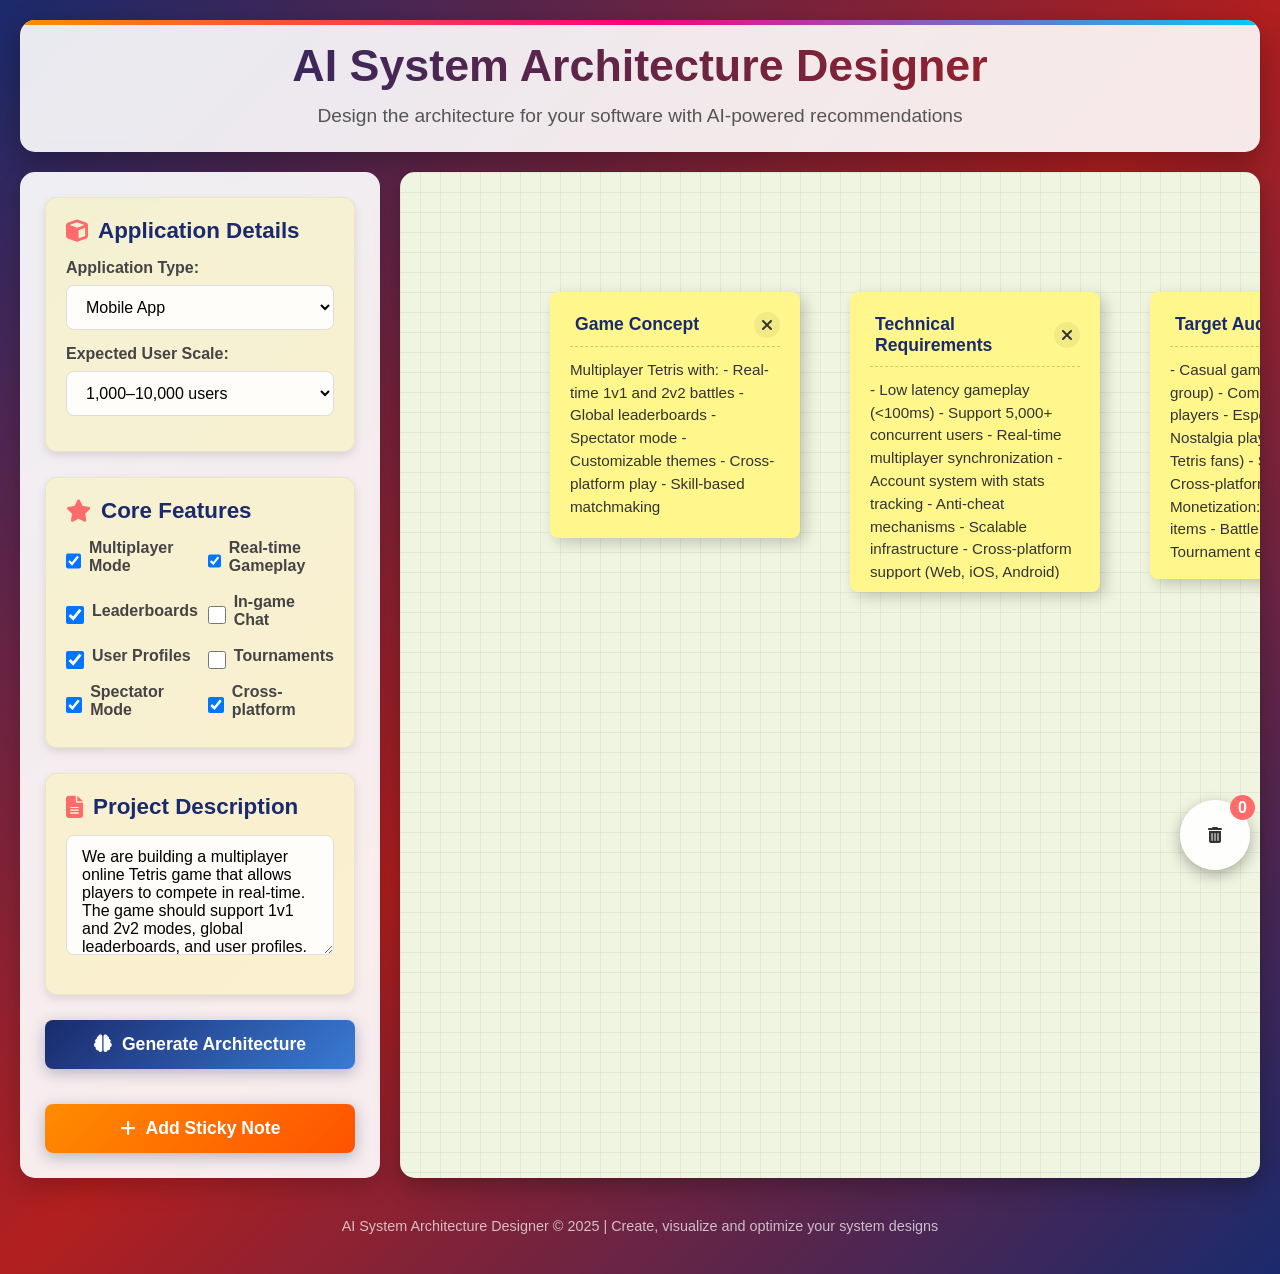
<file: test.html>
<!DOCTYPE html>
<html lang="en">
<head>
  <meta charset="UTF-8">
  <meta name="viewport" content="width=device-width, initial-scale=1.0">
  <title>AI System Architecture Designer | Online Tetris</title>
  <link rel="stylesheet" href="https://cdnjs.cloudflare.com/ajax/libs/font-awesome/6.4.0/css/all.min.css">
  <style>
    * {
      margin: 0;
      padding: 0;
      box-sizing: border-box;
      font-family: 'Segoe UI', Tahoma, Geneva, Verdana, sans-serif;
    }

    body {
      background: linear-gradient(135deg, #1a2a6c, #b21f1f, #1a2a6c);
      color: #333;
      min-height: 100vh;
      padding: 20px;
      overflow-x: hidden;
    }

    .app-container {
      max-width: 1400px;
      margin: 0 auto;
      display: flex;
      flex-direction: column;
      gap: 20px;
    }

    header {
      text-align: center;
      padding: 20px;
      background: rgba(255, 255, 255, 0.9);
      border-radius: 15px;
      box-shadow: 0 10px 30px rgba(0, 0, 0, 0.3);
      backdrop-filter: blur(10px);
      position: relative;
      overflow: hidden;
    }

    header::before {
      content: "";
      position: absolute;
      top: 0;
      left: 0;
      right: 0;
      height: 5px;
      background: linear-gradient(90deg, #ff8c00, #ff0080, #00c9ff);
    }

    h1 {
      font-size: 2.8rem;
      background: linear-gradient(90deg, #1a2a6c, #b21f1f);
      -webkit-background-clip: text;
      background-clip: text;
      color: transparent;
      margin-bottom: 10px;
    }

    .subtitle {
      font-size: 1.2rem;
      color: #555;
      max-width: 800px;
      margin: 0 auto;
      line-height: 1.6;
    }

    .main-content {
      display: flex;
      gap: 20px;
      min-height: 80vh;
    }

    .controls-section {
      flex: 0 0 350px;
      background: rgba(255, 255, 255, 0.92);
      border-radius: 15px;
      padding: 25px;
      box-shadow: 0 8px 25px rgba(0, 0, 0, 0.2);
      backdrop-filter: blur(10px);
      display: flex;
      flex-direction: column;
      gap: 25px;
    }

    .whiteboard-section {
      flex: 1;
      background-image: url('https://www.transparenttextures.com/patterns/notebook.png');
      background-color: #f0f5e1;
      border-radius: 15px;
      box-shadow: 0 8px 25px rgba(0, 0, 0, 0.3);
      min-height: 800px;
      position: relative;
      overflow: auto;
      padding: 20px;
    }

    .control-group {
      background: rgba(255, 247, 140, 0.3);
      border-radius: 12px;
      padding: 20px;
      box-shadow: 0 4px 10px rgba(0, 0, 0, 0.1);
      border: 1px solid rgba(0, 0, 0, 0.05);
    }

    .control-title {
      font-size: 1.4rem;
      margin-bottom: 15px;
      color: #1a2a6c;
      display: flex;
      align-items: center;
      gap: 10px;
    }

    .control-title i {
      color: #ff6b6b;
    }

    label {
      display: block;
      margin-bottom: 8px;
      font-weight: 600;
      color: #444;
    }

    select, textarea {
      width: 100%;
      padding: 12px 15px;
      border-radius: 8px;
      border: 1px solid #ddd;
      background: rgba(255, 255, 255, 0.9);
      font-size: 1rem;
      margin-bottom: 15px;
      transition: all 0.3s;
    }

    select:focus, textarea:focus {
      outline: none;
      border-color: #5d9bff;
      box-shadow: 0 0 0 3px rgba(93, 155, 255, 0.2);
    }

    textarea {
      min-height: 120px;
      resize: vertical;
    }

    .features-grid {
      display: grid;
      grid-template-columns: repeat(2, 1fr);
      gap: 10px;
    }

    .feature-item {
      display: flex;
      align-items: center;
      gap: 8px;
    }

    .feature-item input {
      width: 18px;
      height: 18px;
    }

    button {
      background: linear-gradient(135deg, #1a2a6c, #3a7bd5);
      color: white;
      border: none;
      padding: 14px 25px;
      border-radius: 8px;
      font-size: 1.1rem;
      font-weight: 600;
      cursor: pointer;
      transition: all 0.3s;
      display: flex;
      align-items: center;
      justify-content: center;
      gap: 10px;
      width: 100%;
      box-shadow: 0 4px 15px rgba(26, 42, 108, 0.3);
    }

    button:hover {
      transform: translateY(-3px);
      box-shadow: 0 7px 20px rgba(26, 42, 108, 0.4);
    }

    button:active {
      transform: translateY(1px);
    }

    .add-note-btn {
      background: linear-gradient(135deg, #ff8c00, #ff5200);
      margin-top: 10px;
    }

    .note {
      position: absolute;
      background: #fff78c;
      padding: 20px;
      border-radius: 8px;
      box-shadow: 5px 5px 15px rgba(0, 0, 0, 0.2);
      width: 250px;
      min-height: 150px;
      cursor: move;
      transition: box-shadow 0.3s;
      z-index: 10;
      max-height: 300px;
      overflow: hidden;
    }

    .note:hover {
      box-shadow: 8px 8px 20px rgba(0, 0, 0, 0.3);
    }

    .note-header {
      display: flex;
      justify-content: space-between;
      align-items: center;
      margin-bottom: 12px;
      padding-bottom: 8px;
      border-bottom: 1px dashed rgba(0, 0, 0, 0.2);
    }

    .note-title {
      font-weight: 700;
      font-size: 1.1rem;
      color: #1a2a6c;
      cursor: pointer;
      padding: 2px 5px;
      border-radius: 4px;
      transition: background 0.2s;
    }

    .note-title:hover {
      background: rgba(0, 0, 0, 0.05);
    }

    .note-title:focus {
      outline: none;
      background: rgba(255, 255, 255, 0.8);
      box-shadow: 0 0 0 2px rgba(93, 155, 255, 0.5);
    }

    .note-actions {
      display: flex;
      gap: 8px;
    }

    .note-action {
      background: rgba(0, 0, 0, 0.05);
      width: 26px;
      height: 26px;
      border-radius: 50%;
      display: flex;
      align-items: center;
      justify-content: center;
      cursor: pointer;
      transition: all 0.2s;
    }

    .note-action:hover {
      background: rgba(0, 0, 0, 0.1);
    }

    .note-content {
      line-height: 1.5;
      font-size: 0.95rem;
      max-height: 200px;
      overflow-y: auto;
      padding-right: 5px;
    }

    .note-content::-webkit-scrollbar {
      width: 6px;
    }

    .note-content::-webkit-scrollbar-track {
      background: rgba(0, 0, 0, 0.05);
      border-radius: 3px;
    }

    .note-content::-webkit-scrollbar-thumb {
      background: rgba(0, 0, 0, 0.2);
      border-radius: 3px;
    }

    .result-note {
      background: #d0f0c0;
      width: 400px;
      min-height: 300px;
      max-height: 400px;
      z-index: 20;
    }

    .result-note .note-content {
      font-family: 'Courier New', monospace;
      font-size: 0.9rem;
      white-space: pre-wrap;
    }

    .trash-bin {
      position: fixed;
      right: 30px;
      bottom: 30px;
      background: rgba(255, 255, 255, 0.9);
      border-radius: 50%;
      width: 70px;
      height: 70px;
      display: flex;
      align-items: center;
      justify-content: center;
      box-shadow: 0 5px 15px rgba(0, 0, 0, 0.3);
      cursor: pointer;
      z-index: 100;
      transition: all 0.3s;
    }

    .trash-bin:hover {
      transform: scale(1.1);
      background: rgba(255, 100, 100, 0.9);
    }

    .trash-count {
      position: absolute;
      top: -5px;
      right: -5px;
      background: #ff6b6b;
      color: white;
      width: 25px;
      height: 25px;
      border-radius: 50%;
      display: flex;
      align-items: center;
      justify-content: center;
      font-weight: bold;
    }

    .loading-overlay {
      position: absolute;
      top: 0;
      left: 0;
      right: 0;
      bottom: 0;
      background: rgba(255, 255, 255, 0.8);
      display: flex;
      align-items: center;
      justify-content: center;
      z-index: 1000;
      border-radius: 15px;
      backdrop-filter: blur(3px);
    }

    .spinner {
      width: 60px;
      height: 60px;
      border: 5px solid rgba(26, 42, 108, 0.2);
      border-top: 5px solid #1a2a6c;
      border-radius: 50%;
      animation: spin 1s linear infinite;
    }

    @keyframes spin {
      0% { transform: rotate(0deg); }
      100% { transform: rotate(360deg); }
    }

    .grid-lines {
      position: absolute;
      top: 0;
      left: 0;
      right: 0;
      bottom: 0;
      background-image:
        linear-gradient(rgba(0, 0, 0, 0.05) 1px, transparent 1px),
        linear-gradient(90deg, rgba(0, 0, 0, 0.05) 1px, transparent 1px);
      background-size: 20px 20px;
      pointer-events: none;
    }

    footer {
      text-align: center;
      color: rgba(255, 255, 255, 0.7);
      padding: 20px;
      font-size: 0.9rem;
    }

    @media (max-width: 1100px) {
      .main-content {
        flex-direction: column;
      }

      .controls-section {
        flex: 1;
      }
    }

    .title-edit-tooltip {
      position: absolute;
      top: -25px;
      left: 50%;
      transform: translateX(-50%);
      background: rgba(0, 0, 0, 0.7);
      color: white;
      padding: 4px 8px;
      border-radius: 4px;
      font-size: 0.8rem;
      white-space: nowrap;
      display: none;
    }

    .note-header:hover .title-edit-tooltip {
      display: block;
    }
  </style>
</head>
<body>
  <div class="app-container">
    <header>
      <h1>AI System Architecture Designer</h1>
      <p class="subtitle">Design the architecture for your software with AI-powered recommendations</p>
    </header>

    <div class="main-content">
      <div class="controls-section">
        <div class="control-group">
          <h2 class="control-title"><i class="fas fa-cube"></i> Application Details</h2>

          <label for="appType">Application Type:</label>
          <select id="appType">
            <option>Web Application</option>
            <option selected>Mobile App</option>
            <option>Desktop Software</option>
            <option>Hybrid App (PWA)</option>
          </select>

          <label for="userCount">Expected User Scale:</label>
          <select id="userCount">
            <option>&lt;100 users</option>
            <option>100–1,000 users</option>
            <option selected>1,000–10,000 users</option>
            <option>10,000–100,000 users</option>
            <option>100,000+ users</option>
          </select>
        </div>

        <div class="control-group">
          <h2 class="control-title"><i class="fas fa-star"></i> Core Features</h2>
          <div class="features-grid">
            <div class="feature-item">
              <input type="checkbox" id="feature1" checked>
              <label for="feature1">Multiplayer Mode</label>
            </div>
            <div class="feature-item">
              <input type="checkbox" id="feature2" checked>
              <label for="feature2">Real-time Gameplay</label>
            </div>
            <div class="feature-item">
              <input type="checkbox" id="feature3" checked>
              <label for="feature3">Leaderboards</label>
            </div>
            <div class="feature-item">
              <input type="checkbox" id="feature4">
              <label for="feature4">In-game Chat</label>
            </div>
            <div class="feature-item">
              <input type="checkbox" id="feature5" checked>
              <label for="feature5">User Profiles</label>
            </div>
            <div class="feature-item">
              <input type="checkbox" id="feature6">
              <label for="feature6">Tournaments</label>
            </div>
            <div class="feature-item">
              <input type="checkbox" id="feature7" checked>
              <label for="feature7">Spectator Mode</label>
            </div>
            <div class="feature-item">
              <input type="checkbox" id="feature8" checked>
              <label for="feature8">Cross-platform</label>
            </div>
          </div>
        </div>

        <div class="control-group">
          <h2 class="control-title"><i class="fas fa-file-alt"></i> Project Description</h2>
          <textarea id="projectDesc">We are building a multiplayer online Tetris game that allows players to compete in real-time. The game should support 1v1 and 2v2 modes, global leaderboards, and user profiles. Players should be able to spectate ongoing games. The system must handle 5,000+ concurrent users with low latency gameplay.</textarea>
        </div>

        <button id="generateBtn">
          <i class="fas fa-brain"></i> Generate Architecture
        </button>

        <button class="add-note-btn" id="addNoteBtn">
          <i class="fas fa-plus"></i> Add Sticky Note
        </button>
      </div>

      <div class="whiteboard-section" id="whiteboard">
        <div class="grid-lines"></div>

        <!-- Pre-added notes about the project -->
        <div class="note" style="top: 120px; left: 150px;">
          <div class="note-header">
            <div>
              <div class="title-edit-tooltip">Double-click to edit title</div>
              <div class="note-title" tabindex="0">Game Concept</div>
            </div>
            <div class="note-actions">
              <div class="note-action"><i class="fas fa-times"></i></div>
            </div>
          </div>
          <div class="note-content">
            Multiplayer Tetris with:
            - Real-time 1v1 and 2v2 battles
            - Global leaderboards
            - Spectator mode
            - Customizable themes
            - Cross-platform play
            - Skill-based matchmaking
          </div>
        </div>

        <div class="note" style="top: 120px; left: 450px;">
          <div class="note-header">
            <div>
              <div class="title-edit-tooltip">Double-click to edit title</div>
              <div class="note-title" tabindex="0">Technical Requirements</div>
            </div>
            <div class="note-actions">
              <div class="note-action"><i class="fas fa-times"></i></div>
            </div>
          </div>
          <div class="note-content">
            - Low latency gameplay (&lt;100ms)
            - Support 5,000+ concurrent users
            - Real-time multiplayer synchronization
            - Account system with stats tracking
            - Anti-cheat mechanisms
            - Scalable infrastructure
            - Cross-platform support (Web, iOS, Android)
          </div>
        </div>

        <div class="note" style="top: 120px; left: 750px;">
          <div class="note-header">
            <div>
              <div class="title-edit-tooltip">Double-click to edit title</div>
              <div class="note-title" tabindex="0">Target Audience</div>
            </div>
            <div class="note-actions">
              <div class="note-action"><i class="fas fa-times"></i></div>
            </div>
          </div>
          <div class="note-content">
            - Casual gamers (25-45 age group)
            - Competitive puzzle players
            - Esports enthusiasts
            - Nostalgia players (original Tetris fans)
            - Social gamers
            - Cross-platform users

            Monetization:
            - Cosmetic items
            - Battle pass
            - Tournament entry fees
            - Ad-supported free tier
          </div>
        </div>

        <div class="note result-note" style="top: 350px; left: 300px; display: none;" id="resultNote">
          <div class="note-header">
            <div>
              <div class="title-edit-tooltip">Double-click to edit title</div>
              <div class="note-title" tabindex="0">AI Architecture Proposal</div>
            </div>
            <div class="note-actions">
              <div class="note-action"><i class="fas fa-times"></i></div>
            </div>
          </div>
          <div class="note-content">
            <strong>Multiplayer Tetris System Architecture</strong>

            <u>Frontend:</u>
            - React.js with TypeScript for web
            - React Native for mobile apps
            - Unity for desktop clients
            - Redux for state management
            - WebSockets for real-time communication

            <u>Backend Services:</u>
            - Node.js with Express.js
            - Game Server: Dedicated servers for game sessions
            - Matchmaking Service: Skill-based player matching
            - User Service: Account management and profiles
            - Leaderboard Service: Real-time ranking updates
            - Notification Service: Game invites and updates

            <u>Real-time Communication:</u>
            - WebSocket for game state synchronization
            - Redis for pub/sub and caching
            - Protocol Buffers for efficient data serialization

            <u>Database:</u>
            - PostgreSQL for relational data (users, matches)
            - MongoDB for unstructured data (game logs, events)
            - Redis for leaderboards and caching

            <u>Game Logic:</u>
            - Deterministic simulation for consistent gameplay
            - Client-side prediction for smooth experience
            - Server reconciliation for fairness

            <u>Infrastructure:</u>
            - AWS EKS for Kubernetes orchestration
            - AWS GameLift for dedicated game servers
            - AWS RDS for PostgreSQL
            - AWS ElastiCache for Redis
            - CloudFront CDN for static assets

            <u>Monitoring & Analytics:</u>
            - Prometheus & Grafana for metrics
            - ELK stack for logging
            - New Relic for APM
            - Custom analytics for gameplay metrics

            <u>Scalability Strategy:</u>
            - Auto-scaling game server instances
            - Regional deployment for low latency
            - Database read replicas for high read throughput
            - Redis Cluster for distributed caching
            - Load balancers with session affinity

            <u>Security:</u>
            - JWT authentication
            - DDoS protection with AWS Shield
            - Anti-cheat detection system
            - Regular security audits

            <u>Deployment:</u>
            - CI/CD pipeline with GitHub Actions
            - Blue-green deployments
            - Canary releases for new features
            - Infrastructure as Code with Terraform

            Estimated Costs:
            - Development: $150,000
            - Monthly Infrastructure: $8,000 (at 5k concurrent users)
            - Time to Market: 6 months
          </div>
        </div>
      </div>
    </div>

    <div class="trash-bin" id="trashBin">
      <i class="fas fa-trash-alt"></i>
      <div class="trash-count">0</div>
    </div>

    <footer>
      <p>AI System Architecture Designer &copy; 2025 | Create, visualize and optimize your system designs</p>
    </footer>
  </div>

  <script>
    document.addEventListener('DOMContentLoaded', function() {
      const whiteboard = document.getElementById('whiteboard');
      const addNoteBtn = document.getElementById('addNoteBtn');
      const generateBtn = document.getElementById('generateBtn');
      const trashBin = document.getElementById('trashBin');
      const resultNote = document.getElementById('resultNote');
      const trashCount = document.querySelector('.trash-count');
      let noteCount = 3;
      let deletedNotes = 0;
      let isDragging = false;
      let currentNote = null;
      let offsetX, offsetY;

      // Add new sticky note
      addNoteBtn.addEventListener('click', function() {
        noteCount++;
        const x = 100 + (Math.random() * 200);
        const y = 100 + (Math.random() * 200);

        const note = document.createElement('div');
        note.className = 'note';
        note.style.top = `${y}px`;
        note.style.left = `${x}px`;
        note.innerHTML = `
          <div class="note-header">
            <div>
              <div class="title-edit-tooltip">Double-click to edit title</div>
              <div class="note-title" tabindex="0">Note #${noteCount}</div>
            </div>
            <div class="note-actions">
              <div class="note-action"><i class="fas fa-times"></i></div>
            </div>
          </div>
          <div class="note-content" contenteditable="true">
            Double-click to edit this note...
          </div>
        `;

        whiteboard.appendChild(note);
        addNoteEvents(note);
      });

      // Generate architecture button
      generateBtn.addEventListener('click', function() {
        // Show loading overlay
        const overlay = document.createElement('div');
        overlay.className = 'loading-overlay';
        overlay.innerHTML = '<div class="spinner"></div>';
        whiteboard.appendChild(overlay);

        // Simulate AI processing time
        setTimeout(() => {
          whiteboard.removeChild(overlay);
          resultNote.style.display = 'block';

          // Scroll to the result note
          resultNote.scrollIntoView({ behavior: 'smooth', block: 'center' });

          // Add drag functionality to the result note
          addNoteEvents(resultNote);
        }, 2000);
      });

      // Add events to existing notes
      document.querySelectorAll('.note').forEach(note => {
        addNoteEvents(note);
      });

      // Add event listeners to a note
      function addNoteEvents(note) {
        // Delete button
        const deleteBtn = note.querySelector('.note-action');
        deleteBtn.addEventListener('click', function(e) {
          e.stopPropagation();
          note.style.transform = 'scale(0.9)';
          note.style.opacity = '0.5';

          setTimeout(() => {
            whiteboard.removeChild(note);
            deletedNotes++;
            trashCount.textContent = deletedNotes;
          }, 300);
        });

        // Title editing functionality
        const title = note.querySelector('.note-title');
        title.addEventListener('dblclick', function(e) {
          e.stopPropagation();
          this.contentEditable = true;
          this.focus();

          // Select all text for easier editing
          const range = document.createRange();
          range.selectNodeContents(this);
          const sel = window.getSelection();
          sel.removeAllRanges();
          sel.addRange(range);
        });

        title.addEventListener('blur', function() {
          this.contentEditable = false;

          // If title is empty, restore default
          if (this.textContent.trim() === '') {
            this.textContent = this.dataset.original || 'Untitled Note';
          }
        });

        // Save original title on first interaction
        if (!title.dataset.original) {
          title.dataset.original = title.textContent;
        }

        // Press Enter to finish editing
        title.addEventListener('keydown', function(e) {
          if (e.key === 'Enter') {
            e.preventDefault();
            this.blur();
          }
        });

        // Drag functionality
        const header = note.querySelector('.note-header');
        header.style.cursor = 'move';

        header.addEventListener('mousedown', startDrag);

        // Make content editable on double click
        const content = note.querySelector('.note-content');
        content.addEventListener('dblclick', function() {
          this.contentEditable = true;
          this.focus();
        });

        content.addEventListener('blur', function() {
          this.contentEditable = false;
        });
      }

      // Drag functionality
      function startDrag(e) {
        // Don't start drag if we're clicking on the delete button or editing title
        if (e.target.classList.contains('note-action') ||
            e.target.classList.contains('note-title') && e.target.isContentEditable) {
          return;
        }

        isDragging = true;
        currentNote = this.parentElement;
        offsetX = e.clientX - currentNote.getBoundingClientRect().left;
        offsetY = e.clientY - currentNote.getBoundingClientRect().top;

        currentNote.style.zIndex = '100';
        document.addEventListener('mousemove', dragNote);
        document.addEventListener('mouseup', stopDrag);
      }

      function dragNote(e) {
        if (!isDragging) return;

        const whiteboardRect = whiteboard.getBoundingClientRect();
        const x = e.clientX - offsetX - whiteboardRect.left;
        const y = e.clientY - offsetY - whiteboardRect.top;

        // Boundary checks
        const maxX = whiteboardRect.width - currentNote.offsetWidth;
        const maxY = whiteboardRect.height - currentNote.offsetHeight;

        currentNote.style.left = `${Math.max(0, Math.min(x, maxX))}px`;
        currentNote.style.top = `${Math.max(0, Math.min(y, maxY))}px`;
      }

      function stopDrag() {
        isDragging = false;
        if (currentNote) {
          currentNote.style.zIndex = '10';
          currentNote = null;
        }
        document.removeEventListener('mousemove', dragNote);
        document.removeEventListener('mouseup', stopDrag);
      }

      // Trash bin functionality
      trashBin.addEventListener('click', function() {
        if (deletedNotes === 0) {
          alert('Trash bin is empty');
          return;
        }

        alert(`Trash bin contains ${deletedNotes} deleted notes.`);
      });
    });
  </script>
</body>
</html>
</file>
